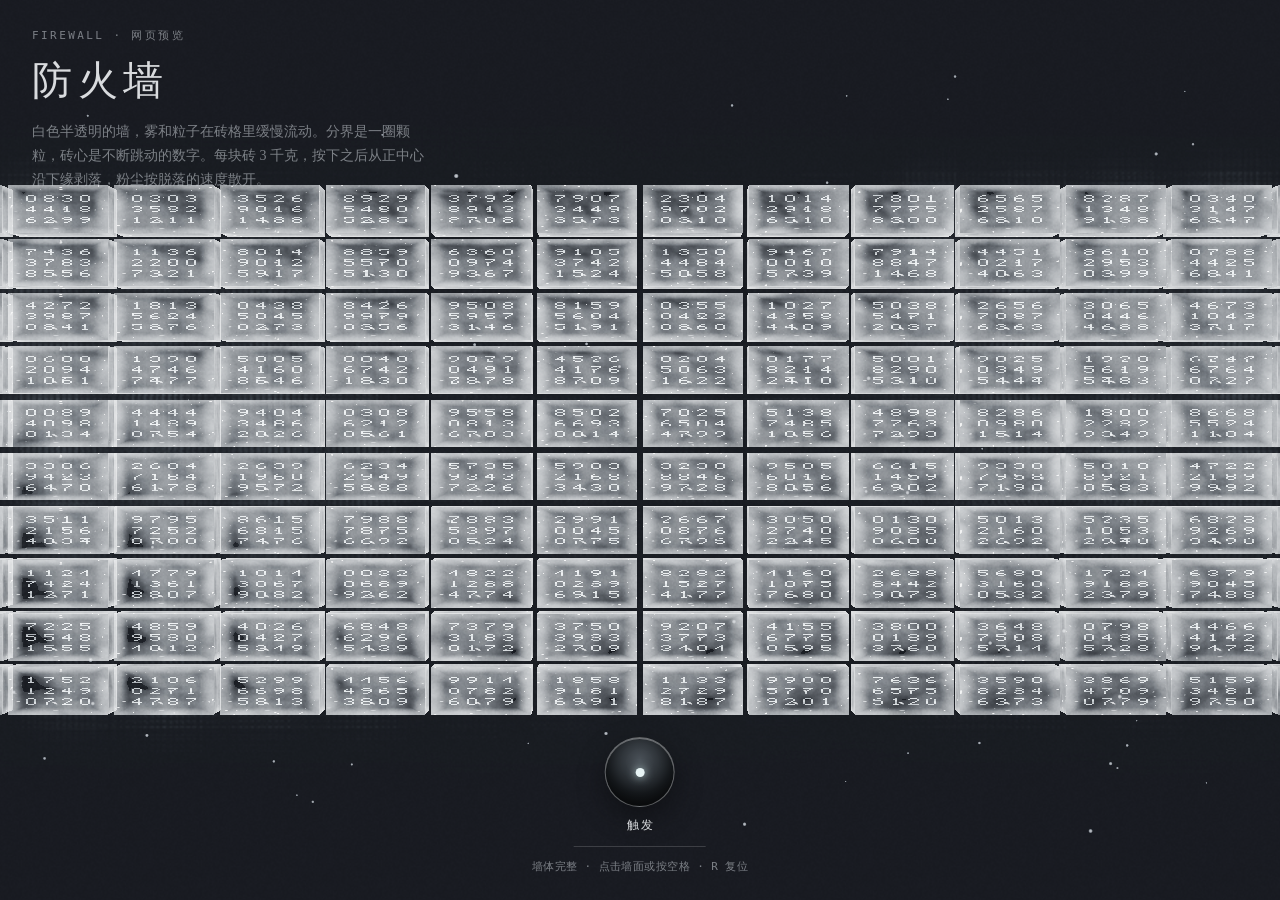
<file: web/index.html>
<!DOCTYPE html>
<html lang="zh-Hans">
<head>
  <meta charset="utf-8">
  <meta name="viewport" content="width=device-width, initial-scale=1">
  <title>防火墙 · Firewall</title>
  <style>
    :root {
      color-scheme: dark;
      --ink: rgba(244, 246, 248, 0.88);
      --muted: rgba(214, 220, 226, 0.52);
      --line: rgba(255, 255, 255, 0.16);
    }

    * { box-sizing: border-box; }

    html, body {
      margin: 0;
      height: 100%;
      background: #050608;
      color: var(--ink);
      font-family: "Songti SC", "STSong", "Noto Serif SC", Palatino, "Palatino Linotype", serif;
      overflow: hidden;
      user-select: none;
    }

    canvas {
      position: fixed;
      inset: 0;
      width: 100%;
      height: 100%;
      display: block;
      cursor: pointer;
    }

    .grain {
      position: fixed;
      inset: -30px;
      pointer-events: none;
      z-index: 2;
      opacity: 0.16;
      mix-blend-mode: overlay;
      background-repeat: repeat;
      background-size: 180px 180px;
    }

    .plaque, .dock, .error {
      position: fixed;
      z-index: 3;
    }

    .plaque {
      top: 28px;
      left: 32px;
      max-width: min(420px, calc(100vw - 64px));
    }

    .eyebrow {
      margin: 0 0 10px;
      font-family: "SF Mono", ui-monospace, Menlo, Consolas, monospace;
      font-size: 11px;
      letter-spacing: 0.22em;
      text-transform: uppercase;
      color: var(--muted);
    }

    h1 {
      margin: 0;
      font-size: 40px;
      font-weight: 500;
      letter-spacing: 0.14em;
    }

    .note {
      margin: 12px 0 0;
      max-width: 28em;
      font-size: 14px;
      line-height: 1.7;
      color: var(--muted);
    }

    .dock {
      left: 50%;
      bottom: 26px;
      transform: translateX(-50%);
      display: flex;
      flex-direction: column;
      align-items: center;
      gap: 12px;
    }

    button {
      appearance: none;
      border: 0;
      padding: 0;
      background: none;
      color: inherit;
      cursor: pointer;
      display: flex;
      flex-direction: column;
      align-items: center;
      gap: 10px;
      font: inherit;
    }

    button:disabled { cursor: default; }

    .disc {
      width: 70px;
      height: 70px;
      border-radius: 50%;
      display: grid;
      place-items: center;
      border: 1px solid rgba(255, 255, 255, 0.32);
      background:
        radial-gradient(circle at 50% 32%, #4a5158 0%, #1a1e22 58%, #090a0c 100%);
      box-shadow:
        inset 0 1px 0 rgba(255, 255, 255, 0.32),
        inset 0 -10px 16px rgba(0, 0, 0, 0.5),
        0 10px 28px rgba(0, 0, 0, 0.38);
      transition: transform 0.12s ease, box-shadow 0.12s ease;
    }

    button:hover:not(:disabled) .disc {
      border-color: rgba(255, 255, 255, 0.5);
    }

    button:active:not(:disabled) .disc,
    body[data-state="collapsing"] .disc,
    body[data-state="reforming"] .disc {
      transform: translateY(2px);
      box-shadow:
        inset 0 3px 8px rgba(0, 0, 0, 0.62),
        0 4px 12px rgba(0, 0, 0, 0.28);
    }

    .led {
      width: 9px;
      height: 9px;
      border-radius: 50%;
      background: #e7f3f4;
      box-shadow: 0 0 10px rgba(210, 236, 238, 0.9);
    }

    body[data-state="collapsing"] .led {
      background: #f0d2a6;
      box-shadow: 0 0 14px rgba(240, 200, 140, 0.95);
      animation: pulse 0.7s ease-in-out infinite;
    }

    body[data-state="reforming"] .led {
      background: #d5eee8;
      box-shadow: 0 0 14px rgba(190, 230, 220, 0.95);
      animation: pulse 0.9s ease-in-out infinite;
    }

    body[data-state="collapsed"] .led {
      background: #8d9398;
      box-shadow: none;
    }

    @keyframes pulse {
      50% { opacity: 0.45; }
    }

    .btn-label {
      font-family: "SF Mono", ui-monospace, Menlo, Consolas, monospace;
      font-size: 12px;
      letter-spacing: 0.24em;
      text-indent: 0.24em;
    }

    .meter {
      width: 132px;
      height: 1px;
      background: var(--line);
    }

    .meter span {
      display: block;
      height: 100%;
      width: 0%;
      background: rgba(236, 242, 244, 0.85);
    }

    .hint {
      margin: 0;
      font-family: "SF Mono", ui-monospace, Menlo, Consolas, monospace;
      font-size: 11px;
      letter-spacing: 0.04em;
      color: var(--muted);
      text-align: center;
    }

    .error {
      left: 32px;
      right: 32px;
      bottom: 118px;
      margin: 0;
      padding: 12px 14px;
      background: rgba(40, 8, 8, 0.88);
      color: #ffd0d0;
      font-family: "SF Mono", ui-monospace, Menlo, Consolas, monospace;
      font-size: 12px;
      line-height: 1.5;
      white-space: pre-wrap;
    }

    @media (max-width: 640px) {
      .plaque { top: 18px; left: 18px; }
      h1 { font-size: 32px; }
      .note { display: none; }
    }

    @media (prefers-reduced-motion: reduce) {
      .led { animation: none !important; }
    }
  </style>
</head>
<body data-state="idle">
  <canvas id="view"></canvas>
  <div class="grain" aria-hidden="true"></div>

  <header class="plaque">
    <p class="eyebrow">Firewall · 网页预览</p>
    <h1>防火墙</h1>
    <p class="note">白色半透明的墙，雾和粒子在砖格里缓慢流动。分界是一圈颗粒，砖心是不断跳动的数字。每块砖 3 千克，按下之后从正中心沿下缘剥落，粉尘按脱落的速度散开。</p>
  </header>

  <footer class="dock">
    <button id="trigger" type="button">
      <span class="disc"><span class="led"></span></span>
      <span class="btn-label" id="btn-label">触发</span>
    </button>
    <div class="meter" aria-hidden="true"><span id="meter"></span></div>
    <p class="hint"><span id="status">墙体完整</span> · 点击墙面或按空格 · R 复位</p>
  </footer>

  <p id="shader-error" class="error" hidden></p>

  <script src="vendor/three.min.js"></script>
  <script type="module" src="main.js?v=14"></script>
</body>
</html>
</file>
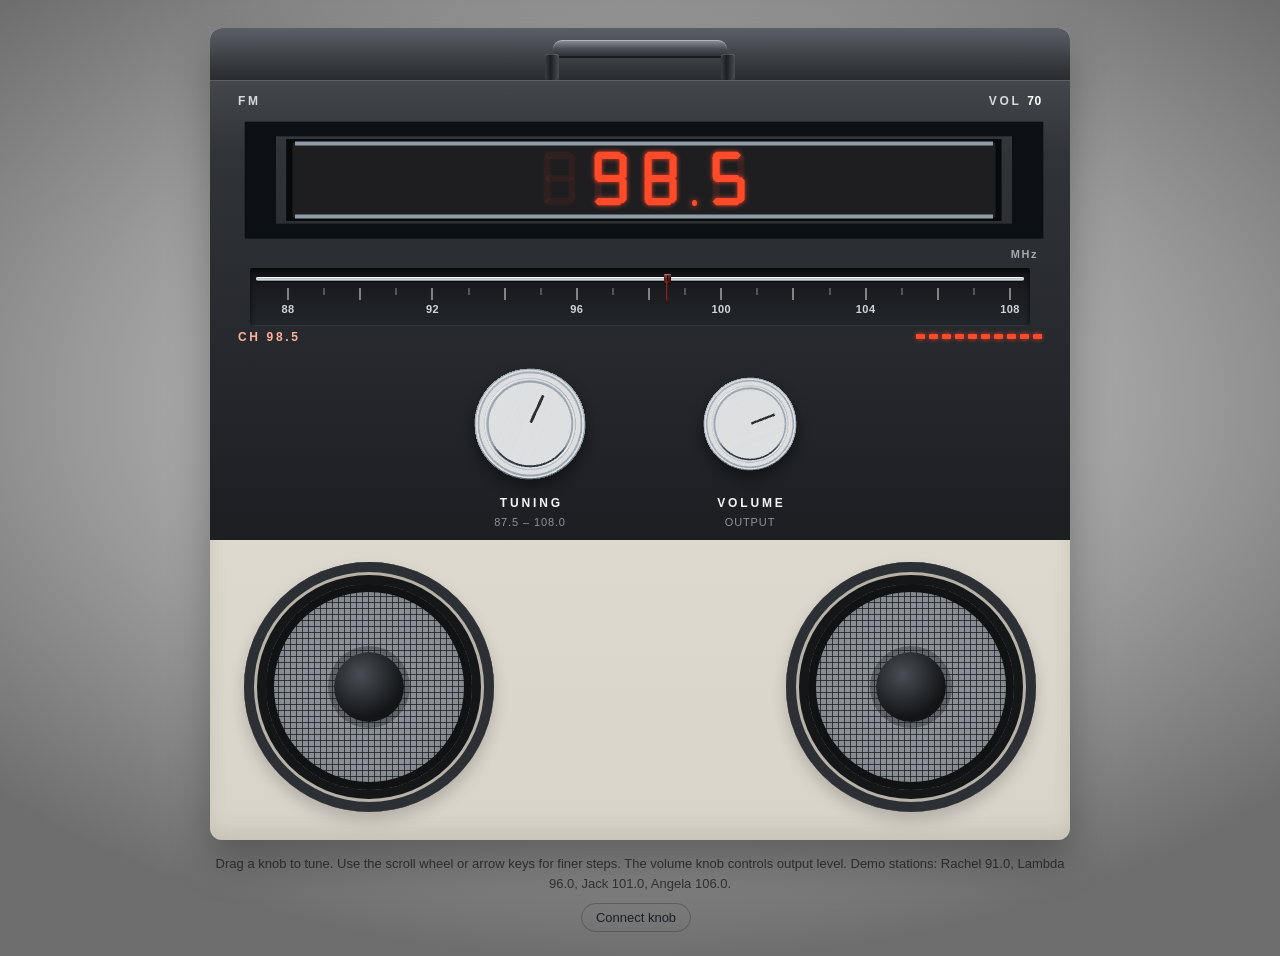
<file: web/radio.html>
<!DOCTYPE html>
<html lang="en">
<head>
  <meta charset="utf-8">
  <meta name="viewport" content="width=device-width, initial-scale=1">
  <title>FM Radio</title>
  <link rel="stylesheet" href="radio.css?v=24">
</head>
<body>
  <main class="stage">
    <h1 class="sr-only">FM Radio</h1>
    <article class="boombox">
      <div class="crown">
        <div class="handle" aria-hidden="true"><span></span></div>
      </div>

      <section class="fascia">
        <div class="fascia-top">
          <span>FM</span>
          <span class="vol-readout">VOL <em id="vol-num">70</em></span>
        </div>
        <div class="window">
          <div class="digits" id="digits"></div>
          <div class="glare"></div>
        </div>
        <p class="unit">MHz</p>
        <div class="scale" id="scale">
          <div class="needle" id="needle" aria-hidden="true">
            <span class="carriage"><i></i></span>
            <span class="blade"></span>
          </div>
        </div>
        <div class="fascia-bottom">
          <span id="status">NO SIGNAL</span>
          <span class="bars" id="bars"></span>
        </div>

        <div class="deck">
          <div class="control">
            <div class="knob-slot">
              <div
                class="knob tune"
                id="tune"
                role="slider"
                tabindex="0"
                aria-label="Tuning"
                aria-valuemin="87.5"
                aria-valuemax="108"
                aria-valuenow="98.5"
                aria-valuetext="98.5 megahertz"
              >
                <div class="arc"></div>
                <div class="ring"></div>
                <div class="rotor">
                  <div class="cap"><i class="mark"></i></div>
                </div>
              </div>
            </div>
            <div class="control-name">Tuning</div>
            <div class="control-range">87.5 – 108.0</div>
          </div>

          <div class="control">
            <div class="knob-slot">
              <div
                class="knob"
                id="volume"
                role="slider"
                tabindex="0"
                aria-label="Volume"
                aria-valuemin="0"
                aria-valuemax="100"
                aria-valuenow="70"
                aria-valuetext="output volume 70"
              >
                <div class="arc"></div>
                <div class="ring"></div>
                <div class="rotor">
                  <div class="cap"><i class="mark"></i></div>
                </div>
              </div>
            </div>
            <div class="control-name">Volume</div>
            <div class="control-range">OUTPUT</div>
          </div>
        </div>
      </section>

      <section class="body">
        <div class="speaker" aria-hidden="true"></div>
        <div class="speaker" aria-hidden="true"></div>
      </section>
    </article>
    <p class="hint">Drag a knob to tune. Use the scroll wheel or arrow keys for finer steps. The volume knob controls output level. Demo stations: Rachel 91.0, Lambda 96.0, Jack 101.0, Angela 106.0.</p>
    <p class="knob-link"><button type="button" id="knob-connect">Connect knob</button> <span id="knob-state"></span></p>
  </main>

  <script src="vendor/three.min.js"></script>
  <script src="radio-3d.js?v=24"></script>
  <script src="radio.js"></script>
  <script src="radio-audio.js?v=27"></script>
  <script src="radio-serial.js?v=26"></script>
</body>
</html>
</file>
<file: web/radio.css>
:root {
  color-scheme: light;
  --led: #ff4b2a;
  --metal: #c5c9ce;
  --cream: #e4dfd4;
  --ink: #d7dade;
}

* { box-sizing: border-box; }

html, body {
  margin: 0;
  min-height: 100%;
}

body {
  display: grid;
  place-items: center;
  background:
    radial-gradient(900px 560px at 50% 42%, #d5d5d5 0%, #9a9a9a 62%, #6e6e6e 100%);
  color: #1c1e22;
  font-family: "Avenir Next Condensed", "Arial Narrow", "Helvetica Neue", Arial, sans-serif;
  user-select: none;
}

.stage {
  width: min(860px, calc(100vw - 28px));
  padding: 28px 0 24px;
}

.sr-only {
  position: absolute;
  width: 1px;
  height: 1px;
  padding: 0;
  margin: -1px;
  overflow: hidden;
  clip: rect(0, 0, 0, 0);
  white-space: nowrap;
  border: 0;
}

.boombox {
  border-radius: 12px;
  background:
    linear-gradient(180deg, rgba(255, 255, 255, 0.45), transparent 18%),
    linear-gradient(180deg, #c9c4ba 0%, var(--cream) 22%, #d9d4ca 100%);
  box-shadow:
    inset 0 1px 0 rgba(255, 255, 255, 0.75),
    inset 0 -10px 18px rgba(80, 70, 50, 0.12),
    0 22px 40px rgba(0, 0, 0, 0.28);
}

.crown {
  display: flex;
  justify-content: center;
  align-items: flex-end;
  height: 52px;
  border-radius: 12px 12px 0 0;
  background: linear-gradient(180deg, #5c6066 0%, #3a3d42 62%, #2a2c30 100%);
}

.handle {
  position: relative;
  width: 210px;
  height: 40px;
}

.handle span {
  display: block;
  height: 16px;
  margin: 0 18px;
  border-radius: 9px 9px 3px 3px;
  background: linear-gradient(180deg, #8d9198, #4a4e54 55%, #2e3136);
  box-shadow:
    inset 0 1px 0 rgba(255, 255, 255, 0.35),
    0 2px 0 #1a1c1e;
}

.handle::before,
.handle::after {
  content: "";
  position: absolute;
  bottom: 0;
  width: 14px;
  height: 26px;
  border-radius: 3px;
  background: linear-gradient(90deg, #3a3d42, #1c1e22 40%, #4a4e54);
  box-shadow: inset 0 1px 0 rgba(255, 255, 255, 0.18);
}

.handle::before { left: 10px; }
.handle::after { right: 10px; }

.fascia {
  margin: 0;
  padding: 14px 22px 8px;
  background:
    linear-gradient(180deg, rgba(255, 255, 255, 0.08), transparent 16%),
    linear-gradient(180deg, #34373c 0%, #1c1e22 100%);
  box-shadow: inset 0 1px 0 rgba(255, 255, 255, 0.14);
}

.fascia-top,
.fascia-bottom {
  display: flex;
  justify-content: space-between;
  align-items: center;
  padding: 0 6px;
  font-size: 12px;
  font-weight: 600;
  letter-spacing: 0.22em;
  color: var(--ink);
}

.vol-readout em {
  font-style: normal;
  color: #fff;
  letter-spacing: 0.06em;
}

.window {
  position: relative;
  overflow: hidden;
  margin: 10px 4px 0;
  padding: 6px 12px 2px;
  border-radius: 3px;
  background: #07080a;
  box-shadow:
    inset 0 0 0 1px #6a6e74,
    inset 0 8px 14px rgba(0, 0, 0, 0.65),
    0 1px 0 rgba(255, 255, 255, 0.08);
}

.window.is-3d {
  display: flex;
  align-items: center;
  justify-content: center;
  overflow: hidden;
  width: 100%;
  height: auto;
  aspect-ratio: 6.6 / 1;
  container-type: inline-size;
  padding: 0;
  background: transparent;
  box-shadow: none;
}

#display-view {
  position: absolute;
  inset: 0;
  display: block;
  width: 100%;
  height: 100%;
  pointer-events: none;
}

.window.is-3d .glare { display: none; }

.window.is-3d .digits {
  position: relative;
  z-index: 2;
  display: flex;
  align-items: flex-end;
  justify-content: center;
  width: 100%;
  height: 7.2cqw;
  min-height: 0;
  gap: 1.4cqw;
  pointer-events: none;
}

.window.is-3d .digit {
  flex: none;
  width: 4.8cqw;
  height: 7.2cqw;
}

.window.is-3d .point {
  flex: none;
  width: 0.7cqw;
  height: 0.7cqw;
  margin: 0 0 0.4cqw;
}

.digits {
  display: flex;
  justify-content: center;
  align-items: flex-end;
  gap: 0.4em;
  min-height: 4.6em;
  font-size: clamp(14px, 2.2vw, 18px);
}

.digit {
  display: block;
  width: 3.15em;
  height: 4.72em;
  overflow: visible;
}

.digit polygon { fill: rgba(255, 70, 40, 0.12); }

.digit polygon.on {
  fill: var(--led);
  filter: drop-shadow(0 0 3px rgba(255, 70, 40, 0.85));
}

.digit.is-blank { opacity: 0.55; }

.point {
  width: 0.42em;
  height: 0.42em;
  margin: 0 0.1em 0.38em;
  border-radius: 50%;
  background: var(--led);
  box-shadow: 0 0 6px rgba(255, 70, 40, 0.9);
}

.unit {
  margin: 6px 10px 0;
  text-align: right;
  font-size: 11px;
  font-weight: 600;
  letter-spacing: 0.14em;
  color: rgba(215, 218, 222, 0.72);
}

.scale {
  --rail-pad: 6px;
  --end-cap: 14px;
  position: relative;
  height: 58px;
  margin: 8px 18px 4px;
  border-radius: 3px;
  background: linear-gradient(180deg, #101214, #1a1c20 40%, #22262b);
  box-shadow:
    inset 0 3px 5px rgba(0, 0, 0, 0.72),
    inset 0 -1px 0 rgba(255, 255, 255, 0.08);
}

.scale-track {
  position: absolute;
  z-index: 2;
  left: var(--rail-pad);
  right: var(--rail-pad);
  top: 9px;
  height: 4px;
  border-radius: 2px;
  background: linear-gradient(180deg, #f7f8f9 0%, #b7bec6 42%, #eef1f3 52%, #6d747c 100%);
  box-shadow:
    0 1px 1px rgba(0, 0, 0, 0.65),
    inset 0 1px 0 rgba(255, 255, 255, 0.8);
}

.tick {
  position: absolute;
  z-index: 1;
  top: 20px;
  left: calc(var(--rail-pad) + var(--end-cap) + (100% - 2 * (var(--rail-pad) + var(--end-cap))) * var(--p, 0));
  width: 1px;
  height: 7px;
  transform: translateX(-50%);
  background: rgba(230, 232, 234, 0.55);
}

.tick.major {
  height: 12px;
  background: rgba(255, 255, 255, 0.9);
}

.tick-label {
  position: absolute;
  top: 15px;
  left: 50%;
  transform: translateX(-50%);
  font-size: 11px;
  font-weight: 600;
  letter-spacing: 0.04em;
  color: rgba(236, 238, 240, 0.88);
}

.needle {
  position: absolute;
  z-index: 3;
  top: 0;
  left: calc(var(--end-cap) + (100% - 2 * var(--end-cap)) * var(--p, 0));
  width: 8px;
  height: 28px;
  transform: translateX(-50%);
  filter: drop-shadow(0.5px 1px 0 rgba(0, 0, 0, 0.45));
}

.carriage {
  position: absolute;
  left: 50%;
  top: -3px;
  width: 7px;
  height: 10px;
  margin-left: -3.5px;
  border-radius: 1px;
  background:
    linear-gradient(180deg, rgba(255, 196, 184, 0.28), transparent 46%),
    linear-gradient(90deg, #3c0e0c 0%, #7a2c26 28%, #541612 62%, #2c0908 100%);
  box-shadow:
    inset 0 1px 0 rgba(255, 186, 174, 0.4),
    inset 0 -1px 0 #1c0606;
}

.carriage i {
  position: absolute;
  left: 50%;
  top: 1px;
  width: 1px;
  height: 6px;
  margin-left: -0.5px;
  background: #1a0505;
}

.blade {
  position: absolute;
  left: 50%;
  top: 6px;
  width: 2px;
  height: 16px;
  margin-left: -1px;
  background: linear-gradient(90deg, #8d342e 0%, #641814 55%, #3a0c0a 100%);
}

.blade::after {
  content: "";
  position: absolute;
  left: 50%;
  bottom: -4px;
  margin-left: -2.5px;
  border-left: 2.5px solid transparent;
  border-right: 2.5px solid transparent;
  border-top: 4px solid #5a1612;
}

.fascia-bottom { margin-top: 2px; }

#status { color: rgba(215, 218, 222, 0.62); }

#status.is-tuned { color: #ffb199; }

.bars {
  display: flex;
  align-items: center;
  gap: 4px;
  height: 14px;
}

.bars i {
  display: block;
  width: 9px;
  height: 5px;
  border-radius: 1px;
  background: #141618;
  box-shadow: inset 0 0 0 1px #000;
}

.bars i.on {
  background: var(--led);
  box-shadow: 0 0 5px rgba(255, 70, 40, 0.8);
}

.glare {
  position: absolute;
  inset: 0;
  pointer-events: none;
  background: linear-gradient(115deg, rgba(255, 255, 255, 0.08), transparent 28%);
}

.deck {
  display: flex;
  justify-content: center;
  align-items: flex-start;
  gap: 72px;
  margin-top: 8px;
  padding: 6px 0 4px;
}

.control {
  display: flex;
  flex-direction: column;
  align-items: center;
  gap: 6px;
}

.knob-slot {
  width: 148px;
  height: 132px;
  display: grid;
  place-items: center;
}

.knob {
  position: relative;
  width: 104px;
  height: 104px;
  border-radius: 50%;
  touch-action: none;
  cursor: grab;
}

.knob.tune { width: 124px; height: 124px; }

.knob:active { cursor: grabbing; }

.knob:focus { outline: none; }

.knob-view {
  position: absolute;
  inset: 0;
  width: 100%;
  height: 100%;
  pointer-events: none;
}

.knob.is-3d .arc,
.knob.is-3d .ring,
.knob.is-3d .rotor { visibility: hidden; }

.knob.is-3d {
  filter: drop-shadow(0 7px 7px rgba(0, 0, 0, 0.42));
}

.knob.is-3d:focus-visible .knob-view {
  filter: drop-shadow(0 0 5px rgba(255, 255, 255, 0.75));
}

.knob:focus-visible .ring {
  box-shadow:
    0 0 0 2px #f2f4f6,
    0 8px 14px rgba(0, 0, 0, 0.45),
    inset 0 1px 0 rgba(255, 255, 255, 0.7);
}

.arc {
  position: absolute;
  inset: -15px;
  border-radius: 50%;
  background: repeating-conic-gradient(
    from 240deg,
    rgba(232, 234, 236, 0.85) 0 1.3deg,
    transparent 1.3deg 10deg
  );
  -webkit-mask: conic-gradient(from 240deg, #000 0 270deg, transparent 0);
  mask: conic-gradient(from 240deg, #000 0 270deg, transparent 0);
}

.ring {
  position: absolute;
  inset: 0;
  border-radius: 50%;
  background:
    radial-gradient(circle at 50% 50%, transparent 62%, rgba(0, 0, 0, 0.28) 63% 66%, transparent 67%),
    repeating-conic-gradient(from 0deg, #e4e7ea 0 2deg, #8e949b 2deg 4.2deg);
  box-shadow:
    0 8px 14px rgba(0, 0, 0, 0.45),
    inset 0 1px 0 rgba(255, 255, 255, 0.65),
    inset 0 -6px 10px rgba(0, 0, 0, 0.35);
}

.rotor {
  position: absolute;
  inset: 16px;
  border-radius: 50%;
  transform: rotate(var(--angle, 240deg));
}

.knob.tune .rotor { inset: 18px; }

.cap {
  width: 100%;
  height: 100%;
  border-radius: 50%;
  background:
    linear-gradient(115deg, rgba(255, 255, 255, 0.55), transparent 42%),
    radial-gradient(circle at 40% 32%, #f4f6f8 0%, #c5c9ce 46%, #8d939a 100%);
  box-shadow:
    inset 0 1px 0 rgba(255, 255, 255, 0.8),
    inset 0 -8px 10px rgba(0, 0, 0, 0.28);
}

.mark {
  position: absolute;
  left: 50%;
  top: 8%;
  width: 3px;
  height: 26%;
  margin-left: -1.5px;
  border-radius: 1px;
  background: #1a1c1e;
}

.control-name {
  font-size: 12px;
  font-weight: 700;
  letter-spacing: 0.24em;
  text-transform: uppercase;
  text-indent: 0.24em;
  color: #f2f4f6;
}

.control-range {
  font-size: 11px;
  letter-spacing: 0.08em;
  color: rgba(215, 218, 222, 0.62);
}

.body {
  display: flex;
  justify-content: space-between;
  gap: 36px;
  padding: 22px 34px 28px;
}

.speaker {
  position: relative;
  width: min(250px, 38%);
  aspect-ratio: 1;
  border-radius: 50%;
  background: #141618;
  box-shadow:
    inset 0 0 0 10px #2c2f34,
    inset 0 0 0 13px #b7b2a8,
    0 8px 16px rgba(0, 0, 0, 0.18);
}

.speaker::before {
  content: "";
  position: absolute;
  inset: 22px;
  border-radius: 50%;
  background-color: #8b9096;
  background-image:
    linear-gradient(rgba(20, 22, 24, 0.72) 1px, transparent 1px),
    linear-gradient(90deg, rgba(20, 22, 24, 0.72) 1px, transparent 1px);
  background-size: 6px 6px;
  box-shadow:
    inset 0 0 0 8px #101214,
    inset 0 0 18px rgba(0, 0, 0, 0.35);
}

.speaker::after {
  content: "";
  position: absolute;
  left: 36%;
  top: 36%;
  width: 28%;
  height: 28%;
  border-radius: 50%;
  background: radial-gradient(circle at 38% 32%, #4a4e54, #121416 68%);
  box-shadow: 0 0 0 6px rgba(20, 22, 24, 0.35);
}

.hint {
  margin: 14px 0 0;
  text-align: center;
  font-size: 13px;
  line-height: 1.6;
  color: rgba(20, 20, 20, 0.72);
}

.knob-link {
  margin: 8px 0 0;
  text-align: center;
}

.knob-link button {
  font: inherit;
  font-size: 13px;
  padding: 6px 14px;
  color: inherit;
  background: transparent;
  border: 1px solid rgba(20, 20, 20, 0.28);
  border-radius: 999px;
  cursor: pointer;
}

.knob-link button:disabled {
  cursor: default;
  opacity: 0.72;
}

.knob-link span {
  margin-left: 8px;
  font-size: 13px;
  color: rgba(20, 20, 20, 0.72);
}

@media (max-width: 680px) {
  .deck { gap: 16px; }
  .knob-slot { width: 120px; height: 112px; }
  .knob, .knob.tune { width: 92px; height: 92px; }
  .rotor, .knob.tune .rotor { inset: 15px; }
  .body { gap: 16px; padding: 16px 16px 18px; }
  .speaker::before { inset: 14px; }
  .handle { width: 150px; height: 34px; }
}
</file>
